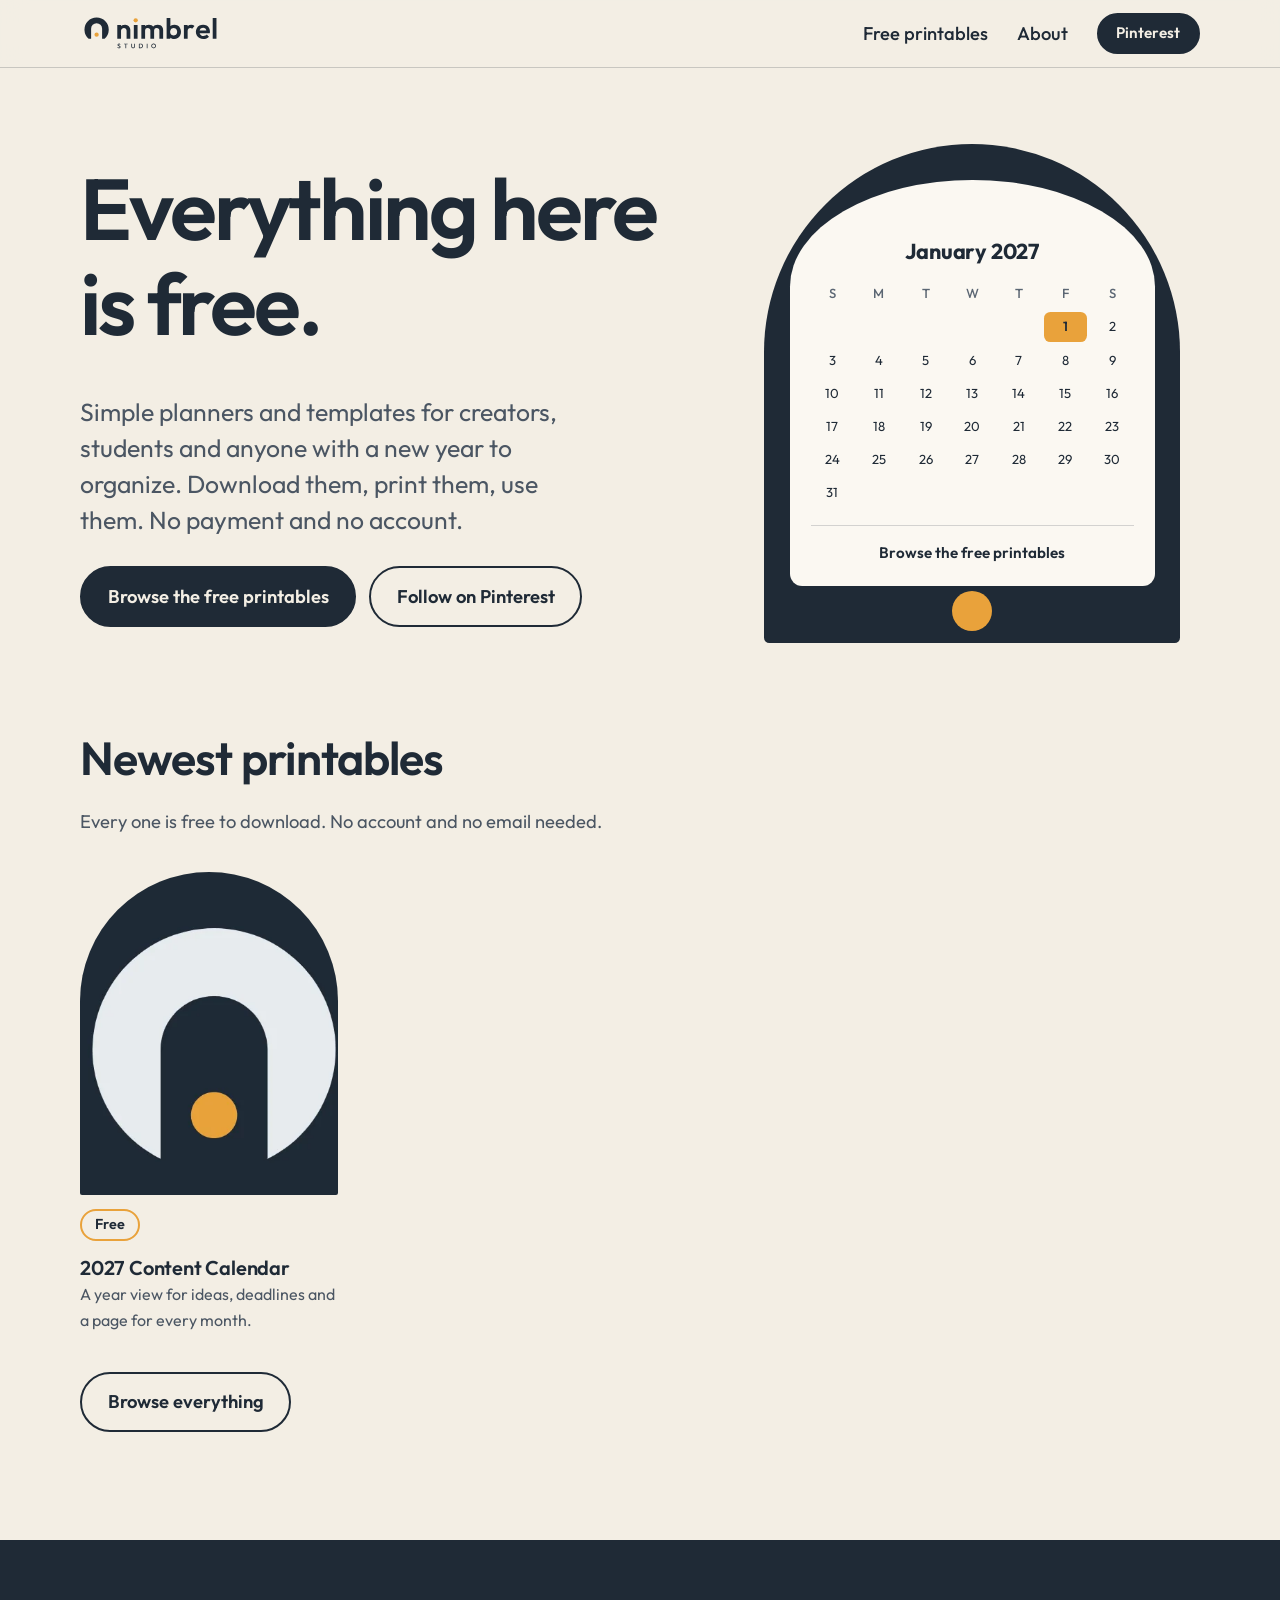
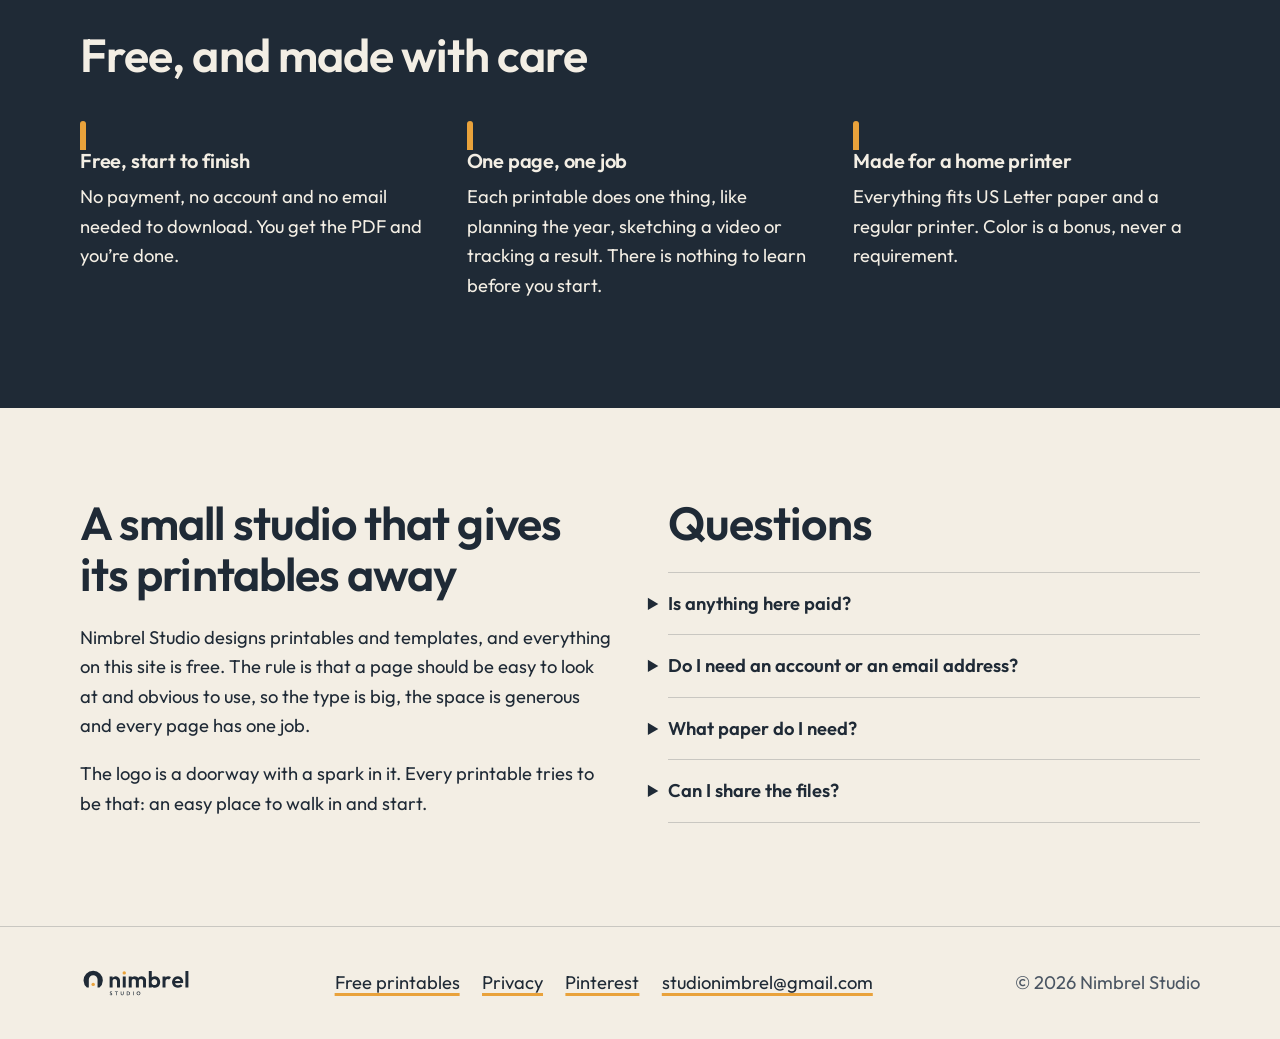
<file: index.html>
<!doctype html>
<html lang="en"><head><meta charset="utf-8"><meta name="viewport" content="width=device-width,initial-scale=1">
<title>Nimbrel Studio | Free printable planners and templates</title><meta name="description" content="Everything here is free: simple printable planners and templates for creators and students. No account and no payment."><meta name="theme-color" content="#1F2A36">
<link rel="canonical" href="https://nimbrel.github.io/"><meta property="og:type" content="website"><meta property="og:title" content="Nimbrel Studio | Free printable planners and templates"><meta property="og:description" content="Everything here is free: simple printable planners and templates for creators and students. No account and no payment."><meta property="og:image" content="https://nimbrel.github.io/assets/og.png"><meta name="twitter:card" content="summary_large_image">
<link rel="icon" href="favicon.ico" sizes="48x48"><link rel="icon" href="nimbrel-favicon.svg" type="image/svg+xml"><link rel="apple-touch-icon" href="nimbrel-favicon-180.png">
<link rel="preload" href="assets/fonts/outfit-latin-var.woff2" as="font" type="font/woff2" crossorigin><link rel="stylesheet" href="css/styles.css"></head>
<body data-base=""><a class="skip" href="#main">Skip to content</a>
<header><div class="wrap bar"><a href="" aria-label="Nimbrel Studio home"><picture><source media="(prefers-color-scheme:dark)" srcset="assets/logo/nimbrel-horizontal-studio-on-dark.svg"><img class="logo" src="assets/logo/nimbrel-horizontal-studio-on-light.svg" alt="Nimbrel Studio" width="1244" height="354"></picture></a><nav aria-label="Main"><a data-t="nav.free" href="free/">Free printables</a><a data-t="nav.about" href="#about">About</a><a class="btn sm" data-pin rel="noopener" hidden>Pinterest</a></nav></div></header>
<main id="main">
<section class="hero"><div class="wrap"><div><h1 data-t="home.h1">Everything here is free.</h1><p data-t="home.lead" class="lead">Simple planners and templates for creators, students and anyone with a new year to organize. Download them, print them, use them. No payment and no account.</p>
<div class="acts"><a data-t="home.cta" class="btn" href="free/">Browse the free printables</a><a data-t="home.pin" class="btn alt" data-pin rel="noopener" hidden>Follow on Pinterest</a></div></div><a class="door" href="free/" aria-label="Browse the free printables"><div class="sheet"><b data-t="door.title">January 2027</b><div class="cal" aria-hidden="true"><span>S</span><span>M</span><span>T</span><span>W</span><span>T</span><span>F</span><span>S</span><i></i><i></i><i></i><i></i><i></i><i></i><i></i><i></i><i></i><i></i><i></i><i></i><i></i><i></i><i></i><i></i><i></i><i></i><i></i><i></i><i></i><i></i><i></i><i></i><i></i><i></i><i></i><i></i><i></i><i></i><i></i></div><p data-t="door.key" class="key">Browse the free printables</p></div><i class="spark" aria-hidden="true"></i></a></div></section>
<section style="padding-top:0"><div class="wrap"><h2 data-t="home.new">Newest printables</h2><p data-t="home.new.p" class="mut">Every one is free to download. No account and no email needed.</p><div class="chips" data-chips hidden></div><div class="grid" data-designs data-base="" data-limit="6"><p class="mut">Loading printables…</p></div><noscript><p><a href="free/">Open the printables list</a></p></noscript><p style="margin-top:2.4rem"><a data-t="home.more" class="btn alt" href="free/">Browse everything</a></p></div></section>
<section class="band"><div class="wrap"><h2 data-t="band.h2">Free, and made with care</h2><div class="cols" data-principles><div><i class="mark"></i><h3>Free, start to finish</h3><p>No payment, no account and no email needed to download. You get the PDF and you’re done.</p></div><div><i class="mark"></i><h3>One page, one job</h3><p>Each printable does one thing, like planning the year, sketching a video or tracking a result. There is nothing to learn before you start.</p></div><div><i class="mark"></i><h3>Made for a home printer</h3><p>Everything fits US Letter paper and a regular printer. Color is a bonus, never a requirement.</p></div></div></div></section>
<section><div class="wrap two"><div id="about"><h2 data-t="about.h2">A small studio that gives its printables away</h2><p data-t="about.p1">Nimbrel Studio designs printables and templates, and everything on this site is free. The rule is that a page should be easy to look at and obvious to use, so the type is big, the space is generous and every page has one job.</p><p data-t="about.p2">The logo is a doorway with a spark in it. Every printable tries to be that: an easy place to walk in and start.</p></div><div id="faq"><h2 data-t="faq.h2">Questions</h2><div data-faq><details><summary>Is anything here paid?</summary><p>No. Every printable on this site is free to download and print.</p></details><details><summary>Do I need an account or an email address?</summary><p>No. Download the PDF and you’re done.</p></details><details><summary>What paper do I need?</summary><p>Everything is sized for US Letter. On A4, choose “Fit to page” in your print settings and it will print cleanly.</p></details><details><summary>Can I share the files?</summary><p>They are for your own use. Please don’t resell or re-upload them. Link to the page instead and your friends can download their own copy.</p></details></div></div></div></section><section class="band" data-signup hidden><div class="wrap two"><div><h2 data-t="signup.h2">Get new printables first</h2><p data-t="signup.p">Join the email list and we’ll tell you when something new is ready. It’s free, we won’t spam you, and you can leave any time.</p></div>
<form class="signup" novalidate><label for="em">Email address</label><input id="em" name="email" type="email" autocomplete="email"><input class="hp" name="website" tabindex="-1" autocomplete="off" aria-hidden="true">
<label class="chk"><input type="checkbox" name="consent"> <span data-t="signup.consent">Yes, email me when new printables are ready.</span></label><p class="status" role="status"></p><button data-t="signup.btn" class="btn" type="submit">Join the list</button></form></div></section></main>
<footer><div class="wrap"><a href="" aria-label="Nimbrel Studio home"><picture><source media="(prefers-color-scheme:dark)" srcset="assets/logo/nimbrel-horizontal-studio-on-dark.svg"><img class="logo" src="assets/logo/nimbrel-horizontal-studio-on-light.svg" alt="Nimbrel Studio" width="1244" height="354"></picture></a><nav aria-label="Footer"><a href="free/">Free printables</a><a data-t="foot.privacy" href="privacy/">Privacy</a><a data-pin rel="noopener" hidden>Pinterest</a><a data-mail hidden></a></nav><p class="mut" style="margin:0">&copy; <span data-year>2026</span> Nimbrel Studio</p></div></footer>
<script src="js/main.js" defer></script></body></html>
</file>
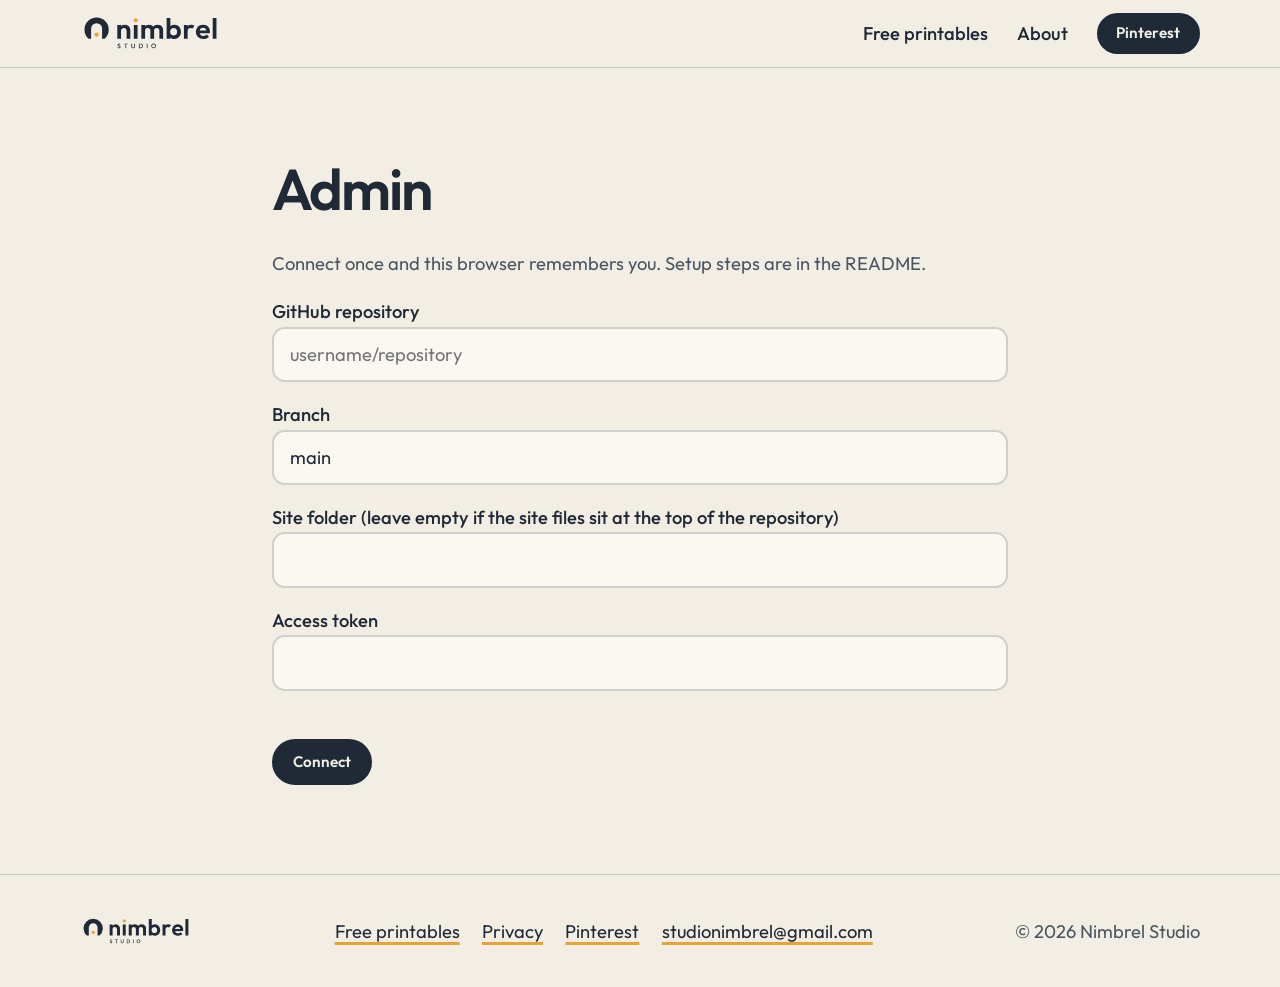
<file: admin/index.html>
<!doctype html>
<html lang="en"><head><meta charset="utf-8"><meta name="viewport" content="width=device-width,initial-scale=1">
<title>Admin | Nimbrel Studio</title><meta name="description" content=""><meta name="robots" content="noindex"><meta name="theme-color" content="#1F2A36">
<link rel="canonical" href="https://nimbrel.github.io/admin/"><meta property="og:type" content="website"><meta property="og:title" content="Admin | Nimbrel Studio"><meta property="og:description" content=""><meta property="og:image" content="https://nimbrel.github.io/assets/og.png"><meta name="twitter:card" content="summary_large_image">
<link rel="icon" href="../favicon.ico" sizes="48x48"><link rel="icon" href="../nimbrel-favicon.svg" type="image/svg+xml"><link rel="apple-touch-icon" href="../nimbrel-favicon-180.png">
<link rel="preload" href="../assets/fonts/outfit-latin-var.woff2" as="font" type="font/woff2" crossorigin><link rel="stylesheet" href="../css/styles.css"></head>
<body data-base="../"><a class="skip" href="#main">Skip to content</a>
<header><div class="wrap bar"><a href="../" aria-label="Nimbrel Studio home"><picture><source media="(prefers-color-scheme:dark)" srcset="../assets/logo/nimbrel-horizontal-studio-on-dark.svg"><img class="logo" src="../assets/logo/nimbrel-horizontal-studio-on-light.svg" alt="Nimbrel Studio" width="1244" height="354"></picture></a><nav aria-label="Main"><a data-t="nav.free" href="../free/">Free printables</a><a data-t="nav.about" href="../#about">About</a><a class="btn sm" data-pin rel="noopener" hidden>Pinterest</a></nav></div></header>
<main id="main" class="admin"><section><div class="wrap" style="max-width:46rem"><h1 style="font-size:clamp(2.2rem,1.4rem + 3vw,3.6rem)">Admin</h1>
<div id="connect"><p class="mut">Connect once and this browser remembers you. Setup steps are in the README.</p><form novalidate><label for="repo">GitHub repository</label><input id="repo" name="repo" placeholder="username/repository">
<label for="branch">Branch</label><input id="branch" name="branch" value="main"><label for="base">Site folder (leave empty if the site files sit at the top of the repository)</label><input id="base" name="base">
<label for="token">Access token</label><input id="token" name="token" type="password" autocomplete="off"><p class="status" id="cmsg" role="status"></p><button class="btn" type="submit">Connect</button></form></div>
<div id="app" hidden><h2 id="ft">Add a printable</h2><form id="add" novalidate><label for="title">Title</label><input id="title" name="title"><label for="summary">One-line summary</label><input id="summary" name="summary">
<label for="category">Category (optional, like Planners)</label><input id="category" name="category"><label for="status">Status</label><select id="status" name="status"><option value="live">Live (needs the PDF)</option><option value="soon">Coming soon</option></select>
<label for="pdf">PDF file</label><input id="pdf" name="pdf" type="file" accept="application/pdf"><label for="img">Thumbnail: a picture of the first page. Until you add one, the site shows the arch and saffron dot. To add or replace it later, press Edit on the printable.</label><input id="img" name="img" type="file" accept="image/*">
<div class="acts"><button class="btn" id="go" type="submit">Publish</button><button class="btn alt" id="cancel" type="button" hidden>Cancel editing</button></div></form><p class="status" id="msg" role="status" aria-live="polite"></p>
<h2>Your printables</h2><ul id="list"></ul><h2>Site text and settings</h2><p class="mut">Every headline, paragraph and button on the site is here, plus your contact details and email signup.</p><form id="site" novalidate></form><p style="margin-top:3rem"><button class="btn alt" id="out" type="button">Disconnect this browser</button></p></div></div></section></main>
<footer><div class="wrap"><a href="../" aria-label="Nimbrel Studio home"><picture><source media="(prefers-color-scheme:dark)" srcset="../assets/logo/nimbrel-horizontal-studio-on-dark.svg"><img class="logo" src="../assets/logo/nimbrel-horizontal-studio-on-light.svg" alt="Nimbrel Studio" width="1244" height="354"></picture></a><nav aria-label="Footer"><a href="../free/">Free printables</a><a data-t="foot.privacy" href="../privacy/">Privacy</a><a data-pin rel="noopener" hidden>Pinterest</a><a data-mail hidden></a></nav><p class="mut" style="margin:0">&copy; <span data-year>2026</span> Nimbrel Studio</p></div></footer>
<script src="../js/main.js" defer></script><script src="../js/admin.js" defer></script></body></html>
</file>
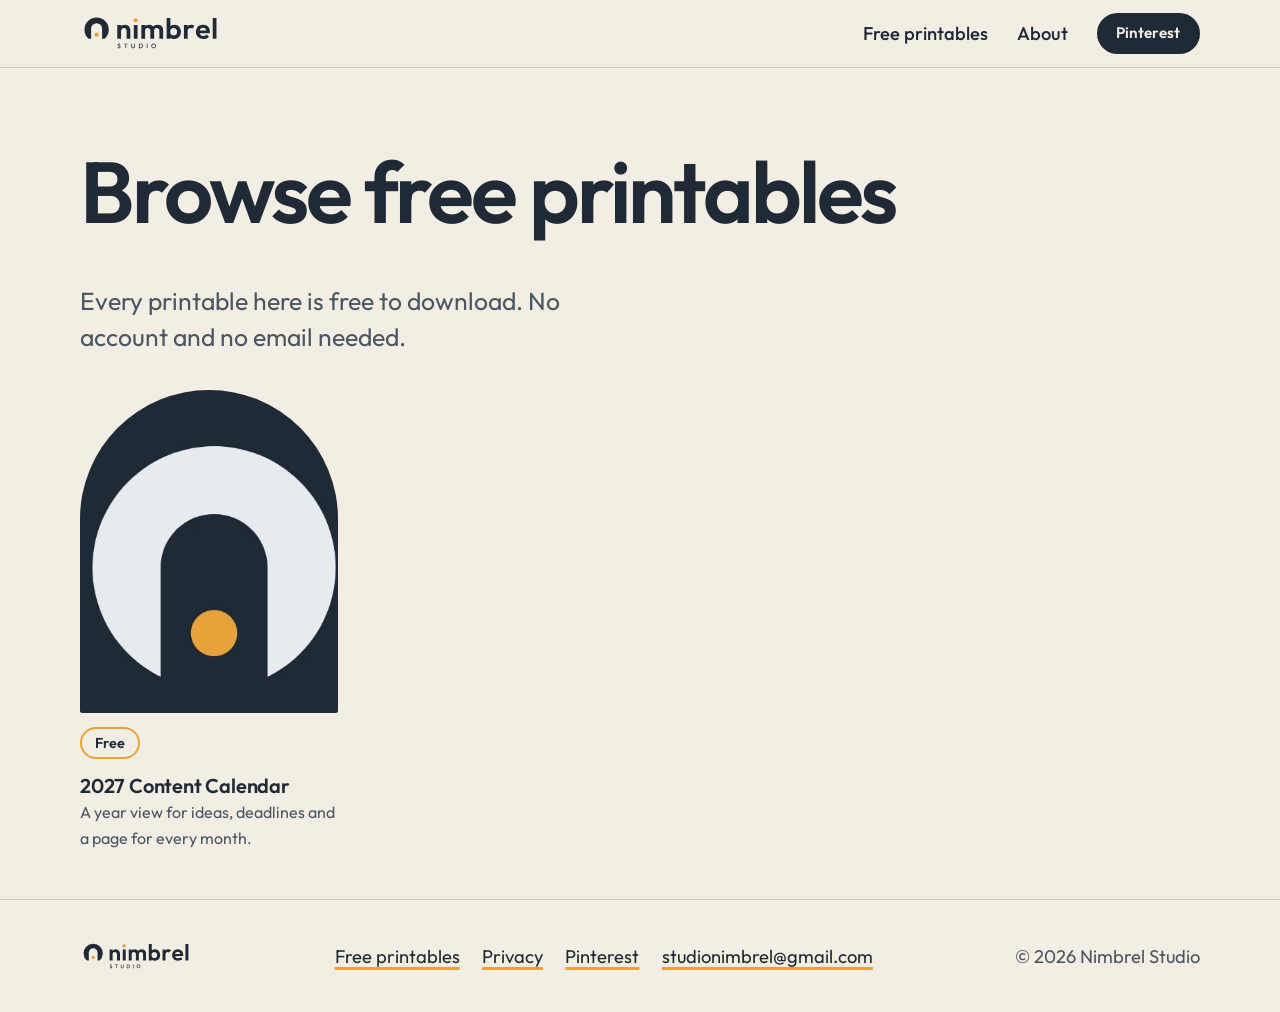
<file: free/index.html>
<!doctype html>
<html lang="en"><head><meta charset="utf-8"><meta name="viewport" content="width=device-width,initial-scale=1">
<title>Free printables | Nimbrel Studio</title><meta name="description" content="Free printable planners and templates from Nimbrel Studio. Download the PDF, print it on US Letter paper, and start."><meta name="theme-color" content="#1F2A36">
<link rel="canonical" href="https://nimbrel.github.io/free/"><meta property="og:type" content="website"><meta property="og:title" content="Free printables | Nimbrel Studio"><meta property="og:description" content="Free printable planners and templates from Nimbrel Studio. Download the PDF, print it on US Letter paper, and start."><meta property="og:image" content="https://nimbrel.github.io/assets/og.png"><meta name="twitter:card" content="summary_large_image">
<link rel="icon" href="../favicon.ico" sizes="48x48"><link rel="icon" href="../nimbrel-favicon.svg" type="image/svg+xml"><link rel="apple-touch-icon" href="../nimbrel-favicon-180.png">
<link rel="preload" href="../assets/fonts/outfit-latin-var.woff2" as="font" type="font/woff2" crossorigin><link rel="stylesheet" href="../css/styles.css"></head>
<body data-base="../"><a class="skip" href="#main">Skip to content</a>
<header><div class="wrap bar"><a href="../" aria-label="Nimbrel Studio home"><picture><source media="(prefers-color-scheme:dark)" srcset="../assets/logo/nimbrel-horizontal-studio-on-dark.svg"><img class="logo" src="../assets/logo/nimbrel-horizontal-studio-on-light.svg" alt="Nimbrel Studio" width="1244" height="354"></picture></a><nav aria-label="Main"><a data-t="nav.free" href="../free/">Free printables</a><a data-t="nav.about" href="../#about">About</a><a class="btn sm" data-pin rel="noopener" hidden>Pinterest</a></nav></div></header>
<main id="main"><section class="hero" style="padding-bottom:3rem"><div class="wrap" style="display:block"><h1 data-t="free.h1">Browse free printables</h1><p data-t="free.lead" class="lead">Every printable here is free to download. No account and no email needed.</p><div class="chips" data-chips hidden></div><div class="grid" data-designs data-base="../"><p class="mut">Loading printables…</p></div><noscript><p><a href="../free/">Open the printables list</a></p></noscript></div></section><section class="band" data-signup hidden><div class="wrap two"><div><h2 data-t="signup.h2">Get new printables first</h2><p data-t="signup.p">Join the email list and we’ll tell you when something new is ready. It’s free, we won’t spam you, and you can leave any time.</p></div>
<form class="signup" novalidate><label for="em">Email address</label><input id="em" name="email" type="email" autocomplete="email"><input class="hp" name="website" tabindex="-1" autocomplete="off" aria-hidden="true">
<label class="chk"><input type="checkbox" name="consent"> <span data-t="signup.consent">Yes, email me when new printables are ready.</span></label><p class="status" role="status"></p><button data-t="signup.btn" class="btn" type="submit">Join the list</button></form></div></section></main>
<footer><div class="wrap"><a href="../" aria-label="Nimbrel Studio home"><picture><source media="(prefers-color-scheme:dark)" srcset="../assets/logo/nimbrel-horizontal-studio-on-dark.svg"><img class="logo" src="../assets/logo/nimbrel-horizontal-studio-on-light.svg" alt="Nimbrel Studio" width="1244" height="354"></picture></a><nav aria-label="Footer"><a href="../free/">Free printables</a><a data-t="foot.privacy" href="../privacy/">Privacy</a><a data-pin rel="noopener" hidden>Pinterest</a><a data-mail hidden></a></nav><p class="mut" style="margin:0">&copy; <span data-year>2026</span> Nimbrel Studio</p></div></footer>
<script src="../js/main.js" defer></script></body></html>
</file>
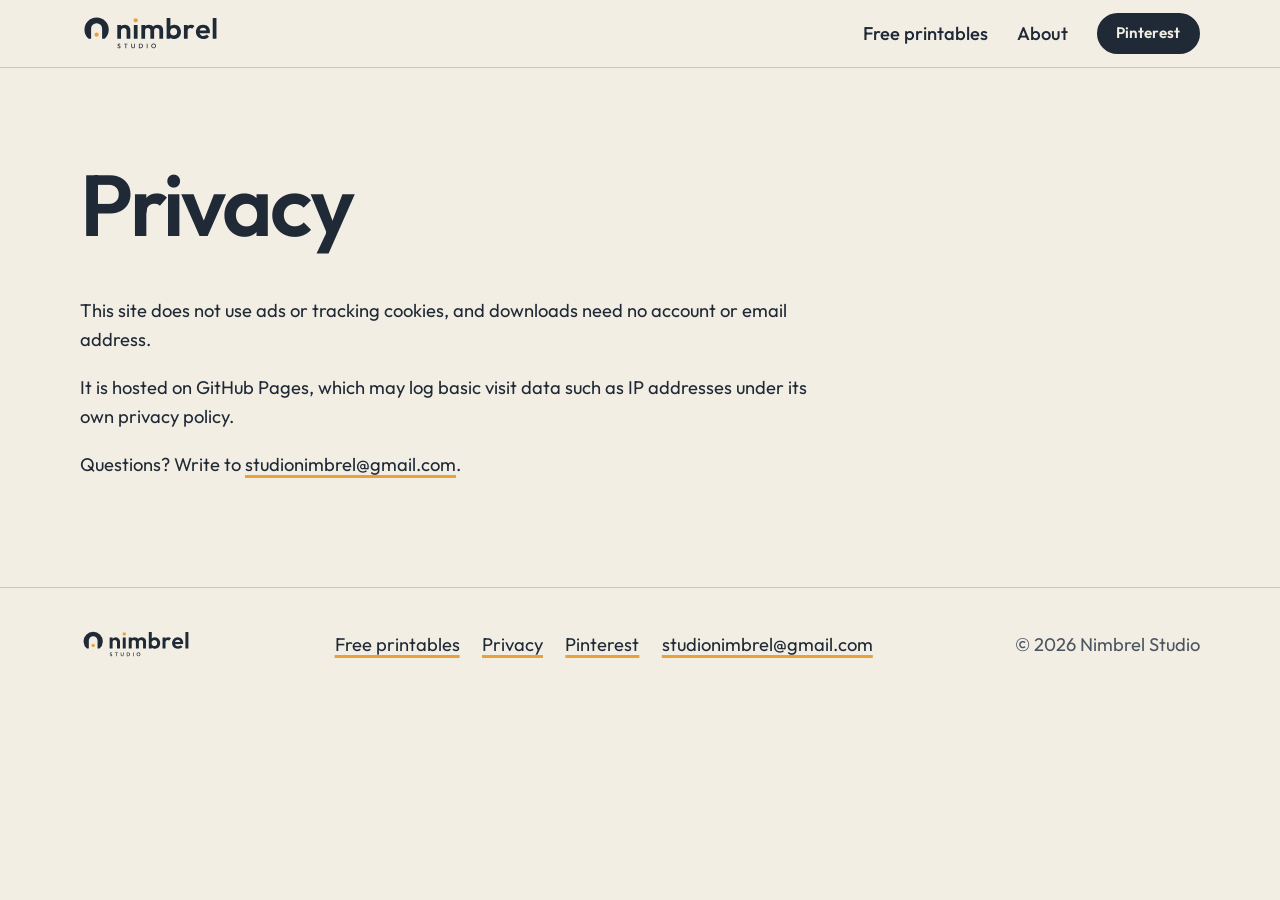
<file: privacy/index.html>
<!doctype html>
<html lang="en"><head><meta charset="utf-8"><meta name="viewport" content="width=device-width,initial-scale=1">
<title>Privacy | Nimbrel Studio</title><meta name="description" content="How Nimbrel Studio handles your information."><meta name="theme-color" content="#1F2A36">
<link rel="canonical" href="https://nimbrel.github.io/privacy/"><meta property="og:type" content="website"><meta property="og:title" content="Privacy | Nimbrel Studio"><meta property="og:description" content="How Nimbrel Studio handles your information."><meta property="og:image" content="https://nimbrel.github.io/assets/og.png"><meta name="twitter:card" content="summary_large_image">
<link rel="icon" href="../favicon.ico" sizes="48x48"><link rel="icon" href="../nimbrel-favicon.svg" type="image/svg+xml"><link rel="apple-touch-icon" href="../nimbrel-favicon-180.png">
<link rel="preload" href="../assets/fonts/outfit-latin-var.woff2" as="font" type="font/woff2" crossorigin><link rel="stylesheet" href="../css/styles.css"></head>
<body data-base="../"><a class="skip" href="#main">Skip to content</a>
<header><div class="wrap bar"><a href="../" aria-label="Nimbrel Studio home"><picture><source media="(prefers-color-scheme:dark)" srcset="../assets/logo/nimbrel-horizontal-studio-on-dark.svg"><img class="logo" src="../assets/logo/nimbrel-horizontal-studio-on-light.svg" alt="Nimbrel Studio" width="1244" height="354"></picture></a><nav aria-label="Main"><a data-t="nav.free" href="../free/">Free printables</a><a data-t="nav.about" href="../#about">About</a><a class="btn sm" data-pin rel="noopener" hidden>Pinterest</a></nav></div></header>
<main id="main"><section><div class="wrap"><h1 data-t="privacy.h1">Privacy</h1><p data-t="privacy.p1">This site does not use ads or tracking cookies, and downloads need no account or email address.</p><p data-t="privacy.p2">It is hosted on GitHub Pages, which may log basic visit data such as IP addresses under its own privacy policy.</p><p data-t="privacy.p3" data-signup hidden>If you join the email list, we store your address and use it only to tell you about new printables. Ask us to remove it at any time and we will.</p><p><span data-t="privacy.contact">Questions? Write to</span> <a data-mail hidden></a>.</p></div></section></main>
<footer><div class="wrap"><a href="../" aria-label="Nimbrel Studio home"><picture><source media="(prefers-color-scheme:dark)" srcset="../assets/logo/nimbrel-horizontal-studio-on-dark.svg"><img class="logo" src="../assets/logo/nimbrel-horizontal-studio-on-light.svg" alt="Nimbrel Studio" width="1244" height="354"></picture></a><nav aria-label="Footer"><a href="../free/">Free printables</a><a data-t="foot.privacy" href="../privacy/">Privacy</a><a data-pin rel="noopener" hidden>Pinterest</a><a data-mail hidden></a></nav><p class="mut" style="margin:0">&copy; <span data-year>2026</span> Nimbrel Studio</p></div></footer>
<script src="../js/main.js" defer></script></body></html>
</file>
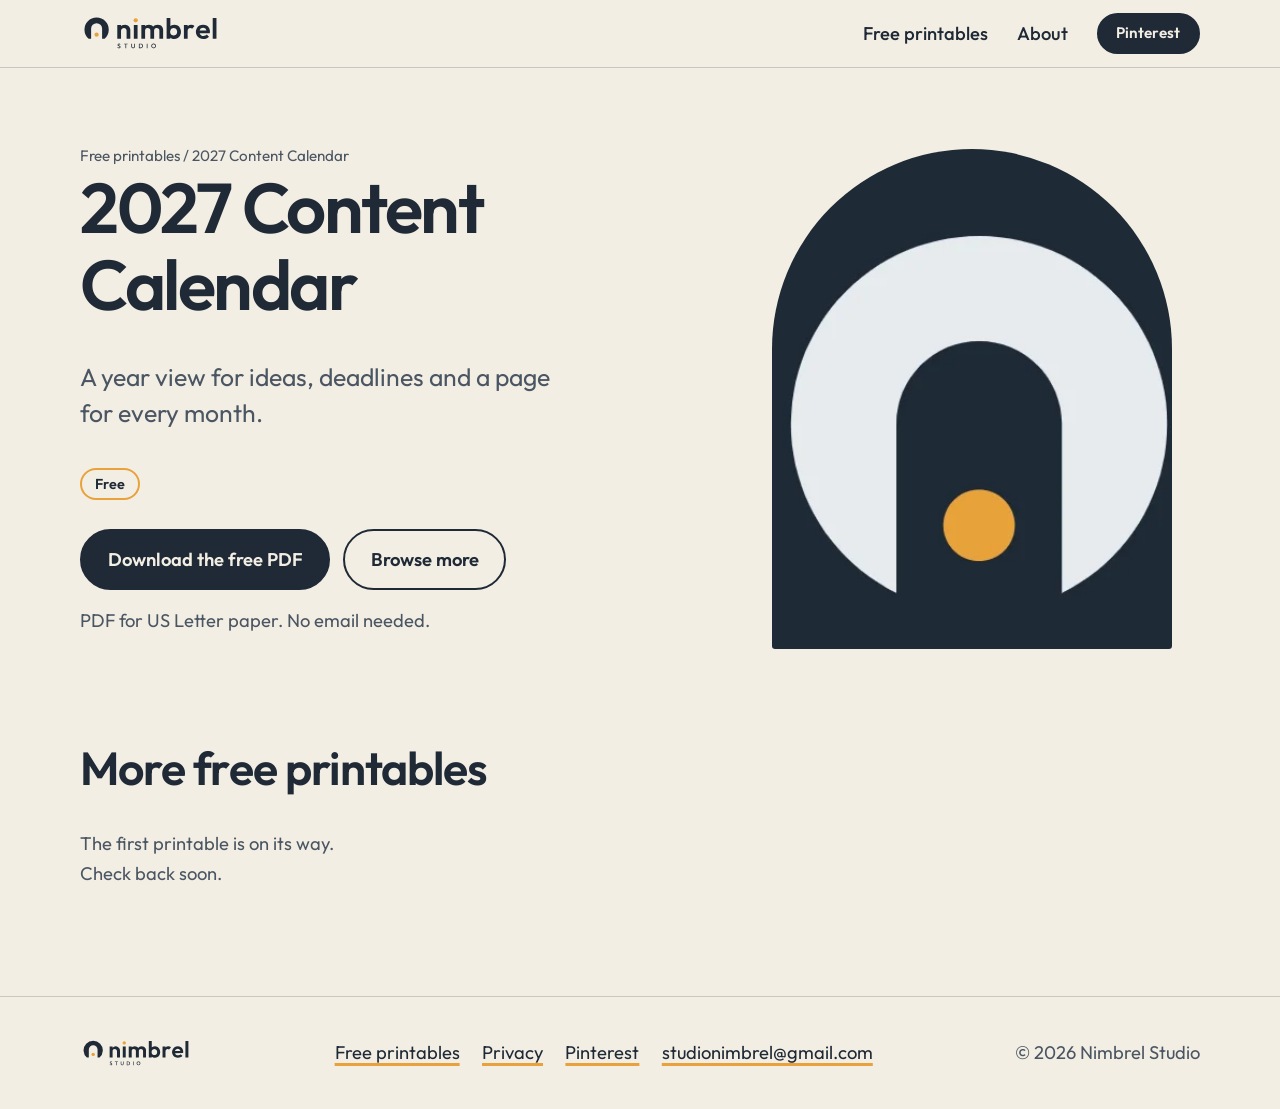
<file: free/2027-content-calendar/index.html>
<!doctype html>
<html lang="en"><head><meta charset="utf-8"><meta name="viewport" content="width=device-width,initial-scale=1">
<title>2027 Content Calendar | Free printable | Nimbrel Studio</title><meta name="description" content="A year view for ideas, deadlines and a page for every month."><meta name="theme-color" content="#1F2A36">
<link rel="canonical" href="https://nimbrelstudio.github.io/free/2027-content-calendar/"><meta property="og:type" content="website"><meta property="og:title" content="2027 Content Calendar | Free printable | Nimbrel Studio"><meta property="og:description" content="A year view for ideas, deadlines and a page for every month."><meta property="og:image" content="https://nimbrelstudio.github.io/assets/designs/2027-content-calendar.webp"><meta name="twitter:card" content="summary_large_image">
<link rel="icon" href="../../favicon.ico" sizes="48x48"><link rel="icon" href="../../nimbrel-favicon.svg" type="image/svg+xml"><link rel="apple-touch-icon" href="../../nimbrel-favicon-180.png">
<link rel="preload" href="../../assets/fonts/outfit-latin-var.woff2" as="font" type="font/woff2" crossorigin><link rel="stylesheet" href="../../css/styles.css"></head>
<body data-base="../../"><a class="skip" href="#main">Skip to content</a>
<header><div class="wrap bar"><a href="../../" aria-label="Nimbrel Studio home"><picture><source media="(prefers-color-scheme:dark)" srcset="../../assets/logo/nimbrel-horizontal-studio-on-dark.svg"><img class="logo" src="../../assets/logo/nimbrel-horizontal-studio-on-light.svg" alt="Nimbrel Studio" width="1244" height="354"></picture></a><nav aria-label="Main"><a data-t="nav.free" href="../../free/">Free printables</a><a data-t="nav.about" href="../../#about">About</a><a class="btn sm" data-pin rel="noopener" hidden>Pinterest</a></nav></div></header>
<main id="main" data-state="live"><section class="hero"><div class="wrap"><div><nav class="crumb" aria-label="Breadcrumb"><a href="../">Free printables</a> / 2027 Content Calendar</nav>
<h1 style="font-size:clamp(2.4rem,1.4rem + 4.5vw,4.4rem)">2027 Content Calendar</h1><p class="lead">A year view for ideas, deadlines and a page for every month.</p>
<div class="soon-only"><p class="pill">Coming soon</p><p data-t="design.soon" style="margin-top:1rem">This one is still being finished. It will be free to download right here, with no sign-up, as soon as it’s ready.</p><div class="acts"><a class="btn" data-pin rel="noopener" hidden>Follow on Pinterest</a><a class="btn alt" href="../">Browse more printables</a></div></div>
<div class="live"><p class="pill free">Free</p><div class="acts"><a data-t="design.dl" class="btn" href="../../downloads/2027-content-calendar.pdf" download>Download the free PDF</a><a class="btn alt" href="../">Browse more</a></div><p data-t="design.note" class="mut" style="margin-top:1rem">PDF for US Letter paper. No email needed.</p></div></div><figure class="frame"><img src="../../assets/designs/2027-content-calendar.webp" alt="Preview of 2027 Content Calendar" width="900" height="1125"></figure></div></section>
<section style="padding-top:0"><div class="wrap"><h2 data-t="design.more">More free printables</h2><div class="grid" data-designs data-base="../../" data-skip="2027-content-calendar" data-limit="3"><p class="mut">Loading printables…</p></div><noscript><p><a href="../../free/">Open the printables list</a></p></noscript></div></section><section class="band" data-signup hidden><div class="wrap two"><div><h2 data-t="signup.h2">Get new printables first</h2><p data-t="signup.p">Join the email list and we’ll tell you when something new is ready. It’s free, we won’t spam you, and you can leave any time.</p></div>
<form class="signup" novalidate><label for="em">Email address</label><input id="em" name="email" type="email" autocomplete="email"><input class="hp" name="website" tabindex="-1" autocomplete="off" aria-hidden="true">
<label class="chk"><input type="checkbox" name="consent"> <span data-t="signup.consent">Yes, email me when new printables are ready.</span></label><p class="status" role="status"></p><button data-t="signup.btn" class="btn" type="submit">Join the list</button></form></div></section></main>
<footer><div class="wrap"><a href="../../" aria-label="Nimbrel Studio home"><picture><source media="(prefers-color-scheme:dark)" srcset="../../assets/logo/nimbrel-horizontal-studio-on-dark.svg"><img class="logo" src="../../assets/logo/nimbrel-horizontal-studio-on-light.svg" alt="Nimbrel Studio" width="1244" height="354"></picture></a><nav aria-label="Footer"><a href="../../free/">Free printables</a><a data-t="foot.privacy" href="../../privacy/">Privacy</a><a data-pin rel="noopener" hidden>Pinterest</a><a data-mail hidden></a></nav><p class="mut" style="margin:0">&copy; <span data-year>2026</span> Nimbrel Studio</p></div></footer>
<script src="../../js/main.js" defer></script></body></html>
</file>
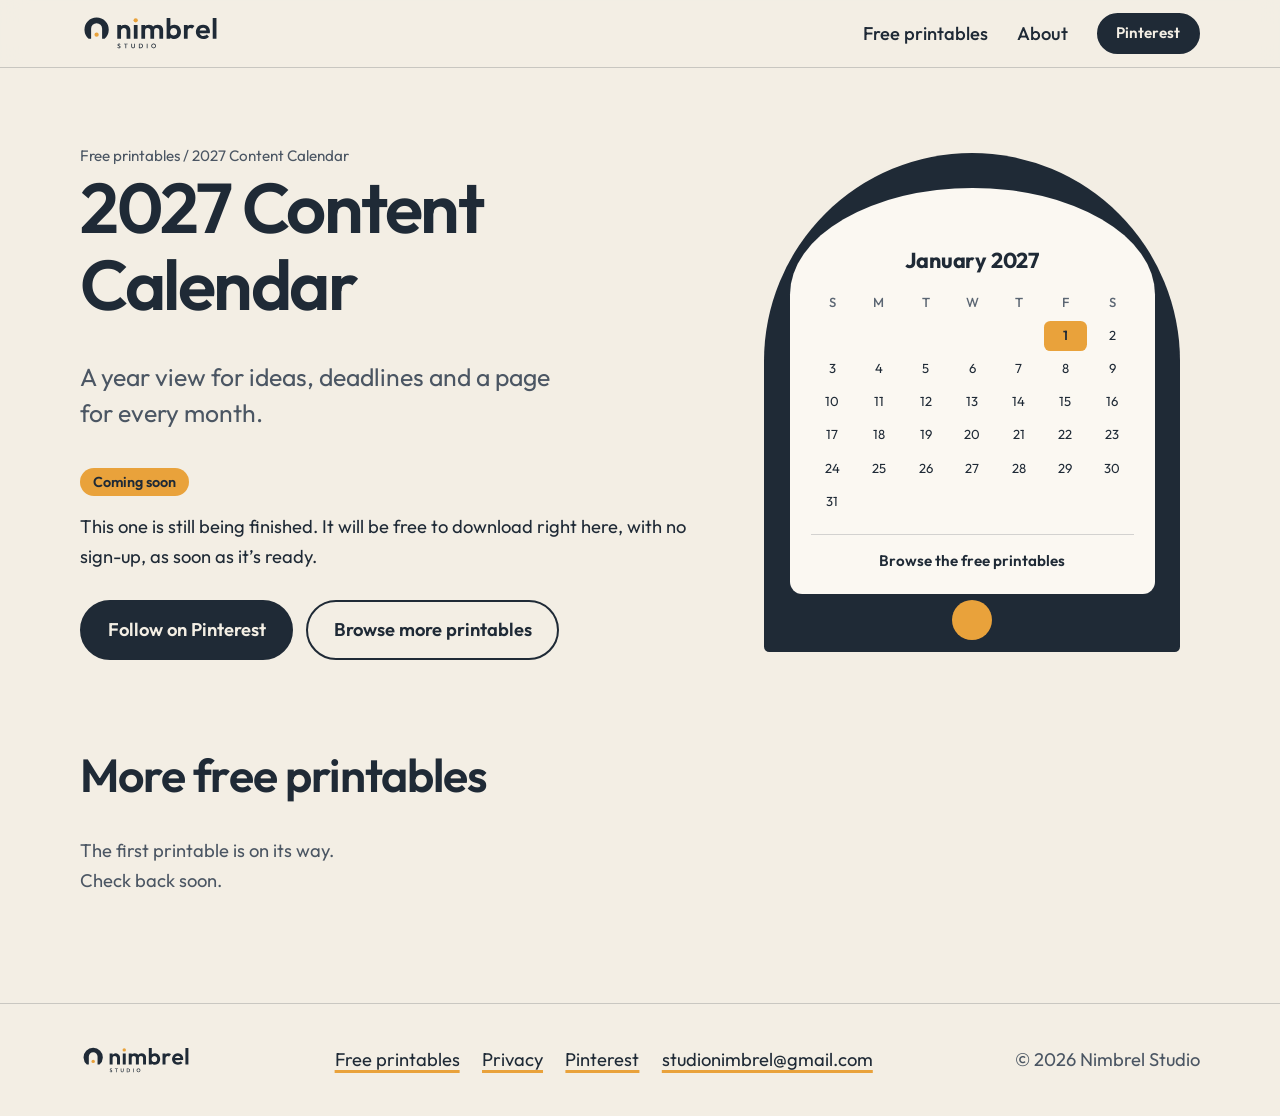
<file: nimbrel-site/free/2027-content-calendar/index.html>
<!doctype html>
<html lang="en"><head><meta charset="utf-8"><meta name="viewport" content="width=device-width,initial-scale=1">
<title>2027 Content Calendar | Free printable | Nimbrel Studio</title><meta name="description" content="A year view for ideas, deadlines and a page for every month."><meta name="theme-color" content="#1F2A36">
<link rel="canonical" href="https://nimbrel.github.io/free/2027-content-calendar/"><meta property="og:type" content="website"><meta property="og:title" content="2027 Content Calendar | Free printable | Nimbrel Studio"><meta property="og:description" content="A year view for ideas, deadlines and a page for every month."><meta property="og:image" content="https://nimbrel.github.io/assets/og.png"><meta name="twitter:card" content="summary_large_image">
<link rel="icon" href="../../favicon.ico" sizes="48x48"><link rel="icon" href="../../nimbrel-favicon.svg" type="image/svg+xml"><link rel="apple-touch-icon" href="../../nimbrel-favicon-180.png">
<link rel="preload" href="../../assets/fonts/outfit-latin-var.woff2" as="font" type="font/woff2" crossorigin><link rel="stylesheet" href="../../css/styles.css"></head>
<body data-base="../../"><a class="skip" href="#main">Skip to content</a>
<header><div class="wrap bar"><a href="../../" aria-label="Nimbrel Studio home"><picture><source media="(prefers-color-scheme:dark)" srcset="../../assets/logo/nimbrel-horizontal-studio-on-dark.svg"><img class="logo" src="../../assets/logo/nimbrel-horizontal-studio-on-light.svg" alt="Nimbrel Studio" width="1244" height="354"></picture></a><nav aria-label="Main"><a data-t="nav.free" href="../../free/">Free printables</a><a data-t="nav.about" href="../../#about">About</a><a class="btn sm" data-pin rel="noopener" hidden>Pinterest</a></nav></div></header>
<main id="main" data-state="soon"><section class="hero"><div class="wrap"><div><nav class="crumb" aria-label="Breadcrumb"><a href="../">Free printables</a> / 2027 Content Calendar</nav>
<h1 style="font-size:clamp(2.4rem,1.4rem + 4.5vw,4.4rem)">2027 Content Calendar</h1><p class="lead">A year view for ideas, deadlines and a page for every month.</p>
<div class="soon-only"><p class="pill">Coming soon</p><p data-t="design.soon" style="margin-top:1rem">This one is still being finished. It will be free to download right here, with no sign-up, as soon as it’s ready.</p><div class="acts"><a class="btn" data-pin rel="noopener" hidden>Follow on Pinterest</a><a class="btn alt" href="../">Browse more printables</a></div></div>
<div class="live"><p class="pill free">Free</p><div class="acts"><a data-t="design.dl" class="btn" href="../../downloads/2027-content-calendar.pdf" download>Download the free PDF</a><a class="btn alt" href="../">Browse more</a></div><p data-t="design.note" class="mut" style="margin-top:1rem">PDF for US Letter paper. No email needed.</p></div></div><a class="door" href="../../free/" aria-label="Browse the free printables"><div class="sheet"><b data-t="door.title">January 2027</b><div class="cal" aria-hidden="true"><span>S</span><span>M</span><span>T</span><span>W</span><span>T</span><span>F</span><span>S</span><i></i><i></i><i></i><i></i><i></i><i></i><i></i><i></i><i></i><i></i><i></i><i></i><i></i><i></i><i></i><i></i><i></i><i></i><i></i><i></i><i></i><i></i><i></i><i></i><i></i><i></i><i></i><i></i><i></i><i></i><i></i></div><p data-t="door.key" class="key">Browse the free printables</p></div><i class="spark" aria-hidden="true"></i></a></div></section>
<section style="padding-top:0"><div class="wrap"><h2 data-t="design.more">More free printables</h2><div class="grid" data-designs data-base="../../" data-skip="2027-content-calendar" data-limit="3"><p class="mut">Loading printables…</p></div><noscript><p><a href="../../free/">Open the printables list</a></p></noscript></div></section><section class="band" data-signup hidden><div class="wrap two"><div><h2 data-t="signup.h2">Get new printables first</h2><p data-t="signup.p">Join the email list and we’ll tell you when something new is ready. It’s free, we won’t spam you, and you can leave any time.</p></div>
<form class="signup" novalidate><label for="em">Email address</label><input id="em" name="email" type="email" autocomplete="email"><input class="hp" name="website" tabindex="-1" autocomplete="off" aria-hidden="true">
<label class="chk"><input type="checkbox" name="consent"> <span data-t="signup.consent">Yes, email me when new printables are ready.</span></label><p class="status" role="status"></p><button data-t="signup.btn" class="btn" type="submit">Join the list</button></form></div></section></main>
<footer><div class="wrap"><a href="../../" aria-label="Nimbrel Studio home"><picture><source media="(prefers-color-scheme:dark)" srcset="../../assets/logo/nimbrel-horizontal-studio-on-dark.svg"><img class="logo" src="../../assets/logo/nimbrel-horizontal-studio-on-light.svg" alt="Nimbrel Studio" width="1244" height="354"></picture></a><nav aria-label="Footer"><a href="../../free/">Free printables</a><a data-t="foot.privacy" href="../../privacy/">Privacy</a><a data-pin rel="noopener" hidden>Pinterest</a><a data-mail hidden></a></nav><p class="mut" style="margin:0">&copy; <span data-year>2026</span> Nimbrel Studio</p></div></footer>
<script src="../../js/main.js" defer></script></body></html>
</file>
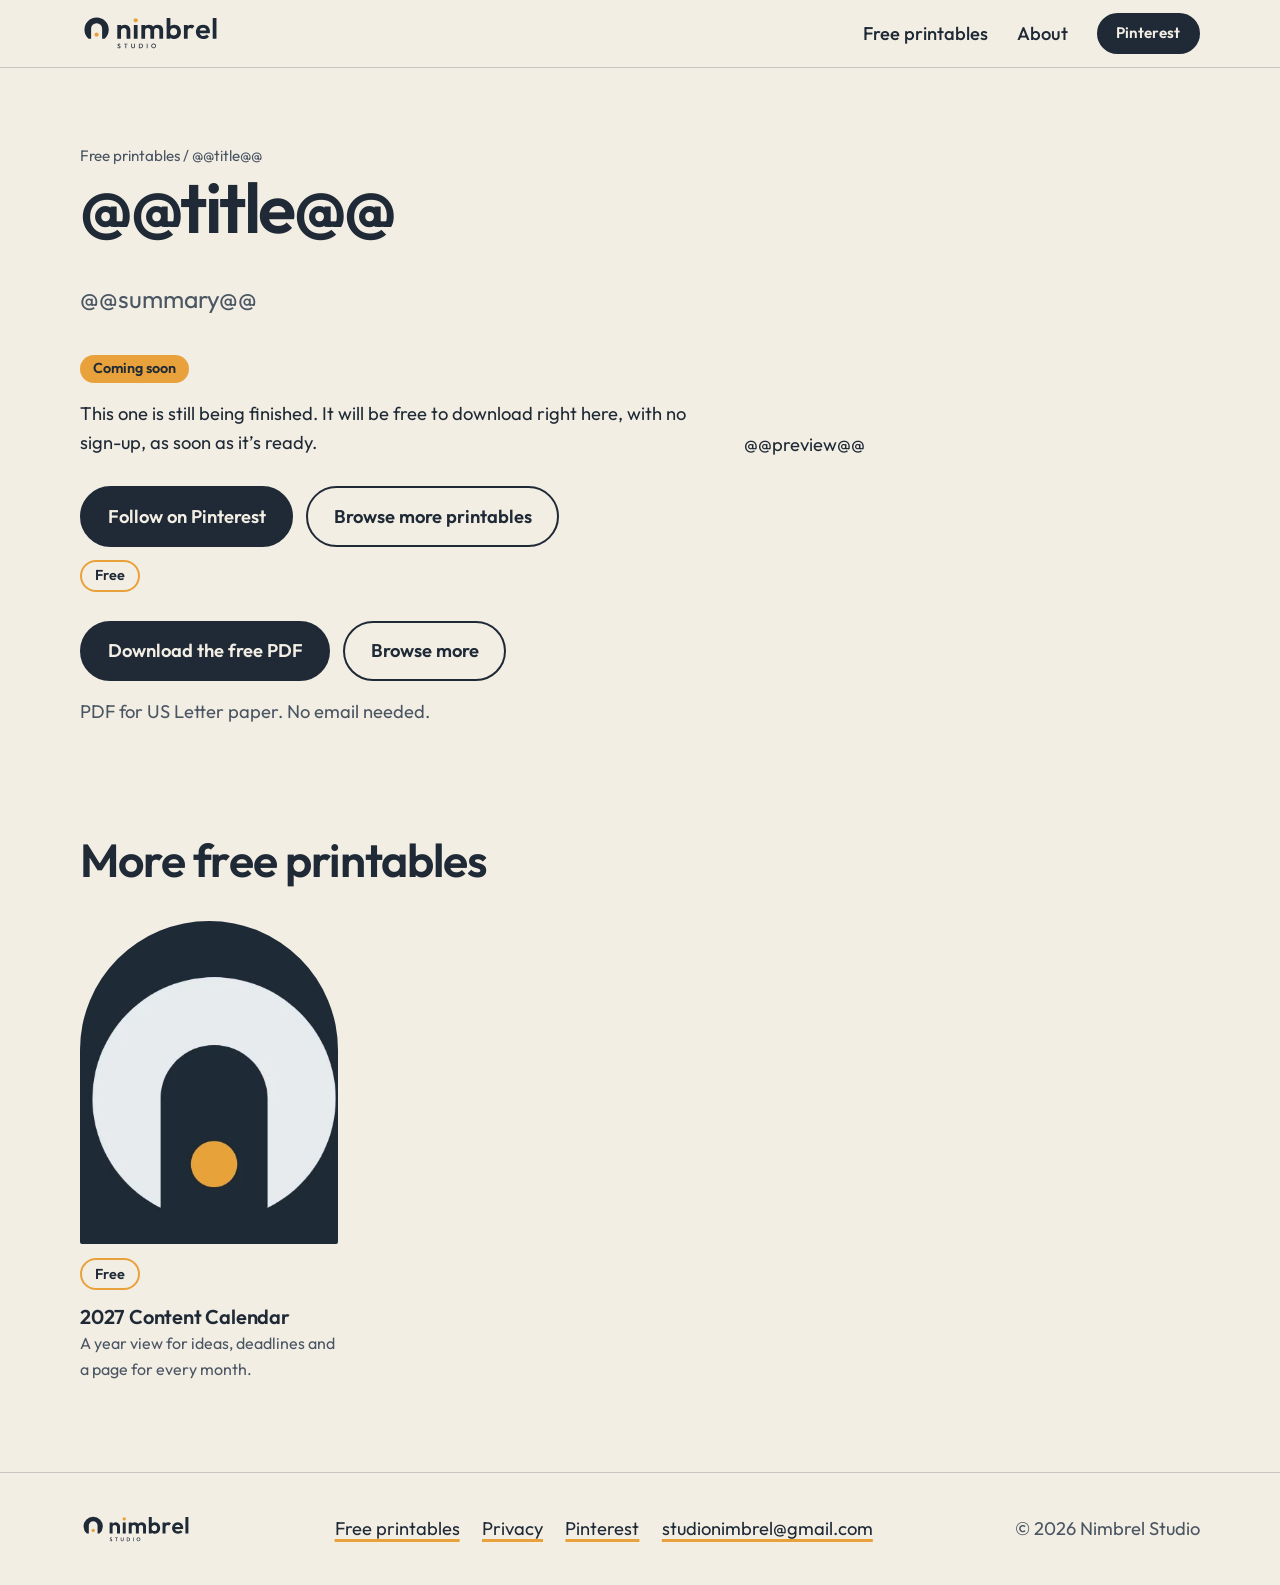
<file: free/template.html>
<!doctype html>
<html lang="en"><head><meta charset="utf-8"><meta name="viewport" content="width=device-width,initial-scale=1">
<title>@@title@@ | Free printable | Nimbrel Studio</title><meta name="description" content="@@summary@@"><meta name="robots" content="noindex"><meta name="theme-color" content="#1F2A36">
<link rel="canonical" href="@@origin@@/free/@@slug@@/"><meta property="og:type" content="website"><meta property="og:title" content="@@title@@ | Free printable | Nimbrel Studio"><meta property="og:description" content="@@summary@@"><meta property="og:image" content="@@og@@"><meta name="twitter:card" content="summary_large_image">
<link rel="icon" href="../../favicon.ico" sizes="48x48"><link rel="icon" href="../../nimbrel-favicon.svg" type="image/svg+xml"><link rel="apple-touch-icon" href="../../nimbrel-favicon-180.png">
<link rel="preload" href="../../assets/fonts/outfit-latin-var.woff2" as="font" type="font/woff2" crossorigin><link rel="stylesheet" href="../../css/styles.css"></head>
<body data-base="../../"><a class="skip" href="#main">Skip to content</a>
<header><div class="wrap bar"><a href="../../" aria-label="Nimbrel Studio home"><picture><source media="(prefers-color-scheme:dark)" srcset="../../assets/logo/nimbrel-horizontal-studio-on-dark.svg"><img class="logo" src="../../assets/logo/nimbrel-horizontal-studio-on-light.svg" alt="Nimbrel Studio" width="1244" height="354"></picture></a><nav aria-label="Main"><a data-t="nav.free" href="../../free/">Free printables</a><a data-t="nav.about" href="../../#about">About</a><a class="btn sm" data-pin rel="noopener" hidden>Pinterest</a></nav></div></header>
<main id="main" data-state="@@status@@"><section class="hero"><div class="wrap"><div><nav class="crumb" aria-label="Breadcrumb"><a href="../">Free printables</a> / @@title@@</nav>
<h1 style="font-size:clamp(2.4rem,1.4rem + 4.5vw,4.4rem)">@@title@@</h1><p class="lead">@@summary@@</p>
<div class="soon-only"><p class="pill">Coming soon</p><p data-t="design.soon" style="margin-top:1rem">This one is still being finished. It will be free to download right here, with no sign-up, as soon as it’s ready.</p><div class="acts"><a class="btn" data-pin rel="noopener" hidden>Follow on Pinterest</a><a class="btn alt" href="../">Browse more printables</a></div></div>
<div class="live"><p class="pill free">Free</p><div class="acts"><a data-t="design.dl" class="btn" href="../../downloads/@@slug@@.pdf" download>Download the free PDF</a><a class="btn alt" href="../">Browse more</a></div><p data-t="design.note" class="mut" style="margin-top:1rem">PDF for US Letter paper. No email needed.</p></div></div>@@preview@@</div></section>
<section style="padding-top:0"><div class="wrap"><h2 data-t="design.more">More free printables</h2><div class="grid" data-designs data-base="../../" data-skip="@@slug@@" data-limit="3"><p class="mut">Loading printables…</p></div><noscript><p><a href="../../free/">Open the printables list</a></p></noscript></div></section><section class="band" data-signup hidden><div class="wrap two"><div><h2 data-t="signup.h2">Get new printables first</h2><p data-t="signup.p">Join the email list and we’ll tell you when something new is ready. It’s free, we won’t spam you, and you can leave any time.</p></div>
<form class="signup" novalidate><label for="em">Email address</label><input id="em" name="email" type="email" autocomplete="email"><input class="hp" name="website" tabindex="-1" autocomplete="off" aria-hidden="true">
<label class="chk"><input type="checkbox" name="consent"> <span data-t="signup.consent">Yes, email me when new printables are ready.</span></label><p class="status" role="status"></p><button data-t="signup.btn" class="btn" type="submit">Join the list</button></form></div></section></main>
<footer><div class="wrap"><a href="../../" aria-label="Nimbrel Studio home"><picture><source media="(prefers-color-scheme:dark)" srcset="../../assets/logo/nimbrel-horizontal-studio-on-dark.svg"><img class="logo" src="../../assets/logo/nimbrel-horizontal-studio-on-light.svg" alt="Nimbrel Studio" width="1244" height="354"></picture></a><nav aria-label="Footer"><a href="../../free/">Free printables</a><a data-t="foot.privacy" href="../../privacy/">Privacy</a><a data-pin rel="noopener" hidden>Pinterest</a><a data-mail hidden></a></nav><p class="mut" style="margin:0">&copy; <span data-year>2026</span> Nimbrel Studio</p></div></footer>
<script src="../../js/main.js" defer></script></body></html>
</file>
<file: css/styles.css>
@font-face{font-family:Outfit;src:url(../assets/fonts/outfit-latin-var.woff2) format("woff2");font-weight:100 900;font-display:swap}
:root{--bg:#F3EEE4;--fg:#1F2A36;--mut:#4B5663;--paper:#FBF8F2;--line:rgba(31,42,54,.2);--sf:#E9A23B;--door:#1F2A36;--btn:#1F2A36;--btnt:#F3EEE4;--ok:#1d6b43;color-scheme:light dark}
@media(prefers-color-scheme:dark){:root{--bg:#1F2A36;--fg:#F3EEE4;--mut:#C3C8CD;--paper:#2A3745;--line:rgba(243,238,228,.24);--door:#2F3E4E;--btn:#F3EEE4;--btnt:#1F2A36;--ok:#7fd1a2}}
*{box-sizing:border-box}[hidden]{display:none!important}html{scroll-behavior:smooth;-webkit-text-size-adjust:100%}
body{margin:0;background:var(--bg);color:var(--fg);font:400 clamp(1.05rem,.98rem + .3vw,1.15rem)/1.6 Outfit,system-ui,sans-serif}
img{max-width:100%;height:auto;display:block}a{color:inherit;text-decoration-color:var(--sf);text-decoration-thickness:3px;text-underline-offset:.22em}
:focus-visible{outline:3px solid var(--sf);outline-offset:3px;border-radius:4px}
h1,h2,h3{font-weight:600;line-height:1.1;margin:0 0 .5em;letter-spacing:-.02em}
h1{font-size:clamp(2.7rem,1.4rem + 5.6vw,5.4rem);letter-spacing:-.035em}h2{font-size:clamp(1.8rem,1.3rem + 2vw,3rem)}h3{font-size:1.25rem;letter-spacing:-.01em}
p{margin:0 0 1em;max-width:62ch}.mut{color:var(--mut)}.wrap{width:min(1120px,100% - 2.5rem);margin-inline:auto}
section{padding-block:clamp(3rem,7vw,6rem)}
.skip{position:absolute;left:1rem;top:-4rem;background:var(--btn);color:var(--btnt);padding:.7rem 1rem;border-radius:.6rem;z-index:20}.skip:focus{top:1rem}
header{position:sticky;top:0;z-index:10;background:color-mix(in srgb,var(--bg) 85%,transparent);backdrop-filter:blur(12px);border-bottom:1px solid var(--line)}
.bar{display:flex;align-items:center;justify-content:space-between;gap:1rem;padding-block:.8rem}.logo{height:2.5rem;width:auto}
.bar nav{display:flex;align-items:center;gap:clamp(.8rem,3vw,1.8rem);font-weight:500}.bar nav a:not(.btn){text-decoration:none}.bar nav a:not(.btn):hover{text-decoration:underline}
@media(max-width:620px){.bar nav a:nth-child(2){display:none}}
.btn{display:inline-flex;align-items:center;justify-content:center;font:inherit;font-weight:600;padding:.85rem 1.6rem;border-radius:999px;border:2px solid var(--btn);background:var(--btn);color:var(--btnt);text-decoration:none;cursor:pointer;transition:transform .15s}
.btn:hover{transform:translateY(-2px)}.btn.alt{background:transparent;color:var(--fg)}.btn.sm{padding:.4rem 1.1rem;font-size:.95rem}.btn:disabled{opacity:.5}
.acts{display:flex;flex-wrap:wrap;gap:.8rem;margin-top:1.8rem}
.hero{padding-block:clamp(2.5rem,6vw,5rem) clamp(3rem,7vw,6rem)}.hero .wrap{display:grid;gap:3rem;align-items:center}
@media(min-width:880px){.hero .wrap{grid-template-columns:1.15fr .85fr}}
.lead{font-size:clamp(1.2rem,1.05rem + .7vw,1.55rem);color:var(--mut);line-height:1.45;max-width:30ch}
.door{display:block;position:relative;width:min(100%,26rem);margin:0 auto;background:var(--door);border-radius:999px 999px 1.6rem 1.6rem;padding:2.2rem 1.6rem 3.6rem;text-decoration:none;color:#1F2A36;transition:transform .35s}
.door:hover{transform:translateY(-8px) rotate(-1.2deg)}
.sheet{background:#FBF8F2;border-radius:12rem 12rem .8rem .8rem/7rem 7rem .8rem .8rem;padding:3.4rem 1.3rem 1.3rem;text-align:center}
.sheet b{display:block;font-size:1.35rem;letter-spacing:-.01em;margin-bottom:.9rem}
.cal{display:grid;grid-template-columns:repeat(7,1fr);gap:.2rem;font-size:.82rem;counter-reset:d}
.cal span{color:#5b6673;font-weight:500;padding-bottom:.3rem}.cal i{font-style:normal;counter-increment:d;padding:.28rem 0;border-radius:.4rem}.cal i::before{content:counter(d)}
.cal i:first-of-type{grid-column-start:6;background:var(--sf);font-weight:600}
.key{margin:1.1rem 0 0;padding-top:.9rem;border-top:1px solid rgba(31,42,54,.18);font-weight:600;font-size:.95rem;max-width:none}
.spark{position:absolute;left:50%;bottom:.75rem;width:2.5rem;height:2.5rem;border-radius:50%;background:var(--sf);transform:translateX(-50%);animation:drop 1.1s .35s cubic-bezier(.3,1.5,.5,1) both}
@keyframes drop{from{transform:translate(-50%,-420%);opacity:0}30%{opacity:1}}
.chips{display:flex;flex-wrap:wrap;gap:.6rem;margin:1.4rem 0 0}.chips button{font:inherit;font-weight:500;padding:.4rem 1.1rem;border-radius:999px;border:2px solid var(--line);background:transparent;color:var(--fg);cursor:pointer}
.chips button[aria-pressed=true]{background:var(--fg);color:var(--bg);border-color:var(--fg)}
.grid{display:grid;gap:2.6rem 1.8rem;grid-template-columns:repeat(auto-fill,minmax(15rem,1fr));margin-top:2.2rem}
.card{display:block;text-decoration:none}.card h3{margin:1rem 0 .2rem}.card:hover h3{text-decoration:underline;text-decoration-color:var(--sf);text-decoration-thickness:3px}.card p{margin:0;color:var(--mut);font-size:1rem}
.thumb,.frame{position:relative;display:block;aspect-ratio:4/5;border-radius:999px 999px 1rem 1rem;overflow:hidden;background:var(--door)}.thumb img,.frame img{width:100%;height:100%;object-fit:cover}
.thumb:empty::after,.frame.ph::after{content:"";position:absolute;left:50%;bottom:11%;width:22%;aspect-ratio:1;border-radius:50%;background:var(--sf);transform:translateX(-50%)}
.frame{width:min(100%,25rem);margin:0 auto}.pill{display:inline-block;margin:.8rem 0 0;padding:.15rem .8rem;border-radius:999px;background:var(--sf);color:#1F2A36;font-weight:600;font-size:.9rem}
.band{background:var(--fg);color:var(--bg)}.cols{display:grid;gap:2.5rem;margin-top:2.5rem}@media(min-width:800px){.cols{grid-template-columns:repeat(3,1fr)}}
.band .mut{color:inherit;opacity:.8}.mark{width:2.6rem;aspect-ratio:4/5;border-radius:999px 999px .35rem .35rem;border:3px solid var(--sf);position:relative;margin-bottom:1.1rem}
.mark::after{content:"";position:absolute;left:50%;bottom:16%;width:34%;aspect-ratio:1;border-radius:50%;background:var(--sf);transform:translateX(-50%)}
.two{display:grid;gap:3.5rem}@media(min-width:880px){.two{grid-template-columns:1fr 1fr}}
details{border-top:1px solid var(--line);padding:1rem 0}details:last-child{border-bottom:1px solid var(--line)}summary{font-weight:600;cursor:pointer;list-style-position:outside}details p{margin:.7rem 0 0;color:var(--mut)}
.crumb{font-size:.95rem;color:var(--mut)}.crumb a{text-decoration:none}[data-state=live] .soon-only,[data-state=soon] .live{display:none}
footer{border-top:1px solid var(--line);padding-block:2.5rem}footer .wrap{display:flex;flex-wrap:wrap;gap:1rem 2rem;justify-content:space-between;align-items:center}footer nav{display:flex;flex-wrap:wrap;gap:1.4rem}footer .logo{height:2rem}
.admin label{display:block;margin-top:1.1rem;font-weight:500}.admin input:not([type=file]),.admin select{font:inherit;width:100%;padding:.7rem 1rem;border-radius:.8rem;border:2px solid var(--line);background:var(--paper);color:var(--fg)}
.admin input[type=file]{font:inherit;width:100%}.admin ul{list-style:none;padding:0}.admin li{display:flex;flex-wrap:wrap;gap:.6rem 1rem;justify-content:space-between;align-items:center;padding:1rem 0;border-top:1px solid var(--line)}
.admin .btn{padding:.55rem 1.2rem;font-size:.95rem}.admin .acts{margin-top:1.4rem}.status{min-height:1.6em;font-weight:500}
@media(prefers-reduced-motion:reduce){*{animation:none!important;transition:none!important;scroll-behavior:auto!important}}
.pill.free{background:transparent;border:2px solid var(--sf);color:var(--fg)}.card .pill{margin-top:.9rem}
.band .btn{background:var(--sf);border-color:var(--sf);color:#1F2A36}.hp{position:absolute;left:-9999px}
.signup label{display:block;margin-bottom:.4rem;font-weight:500}.signup input[type=email]{font:inherit;width:100%;padding:.8rem 1.2rem;border-radius:999px;border:2px solid transparent;background:#FBF8F2;color:#1F2A36}
.signup .chk{display:flex;gap:.6rem;align-items:flex-start;margin:1rem 0 0;font-weight:400}.signup .chk input{margin-top:.4rem;accent-color:var(--sf)}.signup .btn{margin-top:1rem}
.admin textarea{font:inherit;width:100%;padding:.7rem 1rem;border-radius:.8rem;border:2px solid var(--line);background:var(--paper);color:var(--fg);resize:vertical}.admin h3{margin-top:2.2rem}
</file>
<file: nimbrel-site/css/styles.css>
@font-face{font-family:Outfit;src:url(../assets/fonts/outfit-latin-var.woff2) format("woff2");font-weight:100 900;font-display:swap}
:root{--bg:#F3EEE4;--fg:#1F2A36;--mut:#4B5663;--paper:#FBF8F2;--line:rgba(31,42,54,.2);--sf:#E9A23B;--door:#1F2A36;--btn:#1F2A36;--btnt:#F3EEE4;--ok:#1d6b43;color-scheme:light dark}
@media(prefers-color-scheme:dark){:root{--bg:#1F2A36;--fg:#F3EEE4;--mut:#C3C8CD;--paper:#2A3745;--line:rgba(243,238,228,.24);--door:#2F3E4E;--btn:#F3EEE4;--btnt:#1F2A36;--ok:#7fd1a2}}
*{box-sizing:border-box}[hidden]{display:none!important}html{scroll-behavior:smooth;-webkit-text-size-adjust:100%}
body{margin:0;background:var(--bg);color:var(--fg);font:400 clamp(1.05rem,.98rem + .3vw,1.15rem)/1.6 Outfit,system-ui,sans-serif}
img{max-width:100%;height:auto;display:block}a{color:inherit;text-decoration-color:var(--sf);text-decoration-thickness:3px;text-underline-offset:.22em}
:focus-visible{outline:3px solid var(--sf);outline-offset:3px;border-radius:4px}
h1,h2,h3{font-weight:600;line-height:1.1;margin:0 0 .5em;letter-spacing:-.02em}
h1{font-size:clamp(2.7rem,1.4rem + 5.6vw,5.4rem);letter-spacing:-.035em}h2{font-size:clamp(1.8rem,1.3rem + 2vw,3rem)}h3{font-size:1.25rem;letter-spacing:-.01em}
p{margin:0 0 1em;max-width:62ch}.mut{color:var(--mut)}.wrap{width:min(1120px,100% - 2.5rem);margin-inline:auto}
section{padding-block:clamp(3rem,7vw,6rem)}
.skip{position:absolute;left:1rem;top:-4rem;background:var(--btn);color:var(--btnt);padding:.7rem 1rem;border-radius:.6rem;z-index:20}.skip:focus{top:1rem}
header{position:sticky;top:0;z-index:10;background:color-mix(in srgb,var(--bg) 85%,transparent);backdrop-filter:blur(12px);border-bottom:1px solid var(--line)}
.bar{display:flex;align-items:center;justify-content:space-between;gap:1rem;padding-block:.8rem}.logo{height:2.5rem;width:auto}
.bar nav{display:flex;align-items:center;gap:clamp(.8rem,3vw,1.8rem);font-weight:500}.bar nav a:not(.btn){text-decoration:none}.bar nav a:not(.btn):hover{text-decoration:underline}
@media(max-width:620px){.bar nav a:nth-child(2){display:none}}
.btn{display:inline-flex;align-items:center;justify-content:center;font:inherit;font-weight:600;padding:.85rem 1.6rem;border-radius:999px;border:2px solid var(--btn);background:var(--btn);color:var(--btnt);text-decoration:none;cursor:pointer;transition:transform .15s}
.btn:hover{transform:translateY(-2px)}.btn.alt{background:transparent;color:var(--fg)}.btn.sm{padding:.4rem 1.1rem;font-size:.95rem}.btn:disabled{opacity:.5}
.acts{display:flex;flex-wrap:wrap;gap:.8rem;margin-top:1.8rem}
.hero{padding-block:clamp(2.5rem,6vw,5rem) clamp(3rem,7vw,6rem)}.hero .wrap{display:grid;gap:3rem;align-items:center}
@media(min-width:880px){.hero .wrap{grid-template-columns:1.15fr .85fr}}
.lead{font-size:clamp(1.2rem,1.05rem + .7vw,1.55rem);color:var(--mut);line-height:1.45;max-width:30ch}
.door{display:block;position:relative;width:min(100%,26rem);margin:0 auto;background:var(--door);border-radius:999px 999px 1.6rem 1.6rem;padding:2.2rem 1.6rem 3.6rem;text-decoration:none;color:#1F2A36;transition:transform .35s}
.door:hover{transform:translateY(-8px) rotate(-1.2deg)}
.sheet{background:#FBF8F2;border-radius:12rem 12rem .8rem .8rem/7rem 7rem .8rem .8rem;padding:3.4rem 1.3rem 1.3rem;text-align:center}
.sheet b{display:block;font-size:1.35rem;letter-spacing:-.01em;margin-bottom:.9rem}
.cal{display:grid;grid-template-columns:repeat(7,1fr);gap:.2rem;font-size:.82rem;counter-reset:d}
.cal span{color:#5b6673;font-weight:500;padding-bottom:.3rem}.cal i{font-style:normal;counter-increment:d;padding:.28rem 0;border-radius:.4rem}.cal i::before{content:counter(d)}
.cal i:first-of-type{grid-column-start:6;background:var(--sf);font-weight:600}
.key{margin:1.1rem 0 0;padding-top:.9rem;border-top:1px solid rgba(31,42,54,.18);font-weight:600;font-size:.95rem;max-width:none}
.spark{position:absolute;left:50%;bottom:.75rem;width:2.5rem;height:2.5rem;border-radius:50%;background:var(--sf);transform:translateX(-50%);animation:drop 1.1s .35s cubic-bezier(.3,1.5,.5,1) both}
@keyframes drop{from{transform:translate(-50%,-420%);opacity:0}30%{opacity:1}}
.chips{display:flex;flex-wrap:wrap;gap:.6rem;margin:1.4rem 0 0}.chips button{font:inherit;font-weight:500;padding:.4rem 1.1rem;border-radius:999px;border:2px solid var(--line);background:transparent;color:var(--fg);cursor:pointer}
.chips button[aria-pressed=true]{background:var(--fg);color:var(--bg);border-color:var(--fg)}
.grid{display:grid;gap:2.6rem 1.8rem;grid-template-columns:repeat(auto-fill,minmax(15rem,1fr));margin-top:2.2rem}
.card{display:block;text-decoration:none}.card h3{margin:1rem 0 .2rem}.card:hover h3{text-decoration:underline;text-decoration-color:var(--sf);text-decoration-thickness:3px}.card p{margin:0;color:var(--mut);font-size:1rem}
.thumb,.frame{position:relative;display:block;aspect-ratio:4/5;border-radius:999px 999px 1rem 1rem;overflow:hidden;background:var(--door)}.thumb img,.frame img{width:100%;height:100%;object-fit:cover}
.thumb:empty::after,.frame.ph::after{content:"";position:absolute;left:50%;bottom:11%;width:22%;aspect-ratio:1;border-radius:50%;background:var(--sf);transform:translateX(-50%)}
.frame{width:min(100%,25rem);margin:0 auto}.pill{display:inline-block;margin:.8rem 0 0;padding:.15rem .8rem;border-radius:999px;background:var(--sf);color:#1F2A36;font-weight:600;font-size:.9rem}
.band{background:var(--fg);color:var(--bg)}.cols{display:grid;gap:2.5rem;margin-top:2.5rem}@media(min-width:800px){.cols{grid-template-columns:repeat(3,1fr)}}
.band .mut{color:inherit;opacity:.8}.mark{width:2.6rem;aspect-ratio:4/5;border-radius:999px 999px .35rem .35rem;border:3px solid var(--sf);position:relative;margin-bottom:1.1rem}
.mark::after{content:"";position:absolute;left:50%;bottom:16%;width:34%;aspect-ratio:1;border-radius:50%;background:var(--sf);transform:translateX(-50%)}
.two{display:grid;gap:3.5rem}@media(min-width:880px){.two{grid-template-columns:1fr 1fr}}
details{border-top:1px solid var(--line);padding:1rem 0}details:last-child{border-bottom:1px solid var(--line)}summary{font-weight:600;cursor:pointer;list-style-position:outside}details p{margin:.7rem 0 0;color:var(--mut)}
.crumb{font-size:.95rem;color:var(--mut)}.crumb a{text-decoration:none}[data-state=live] .soon-only,[data-state=soon] .live{display:none}
footer{border-top:1px solid var(--line);padding-block:2.5rem}footer .wrap{display:flex;flex-wrap:wrap;gap:1rem 2rem;justify-content:space-between;align-items:center}footer nav{display:flex;flex-wrap:wrap;gap:1.4rem}footer .logo{height:2rem}
.admin label{display:block;margin-top:1.1rem;font-weight:500}.admin input:not([type=file]),.admin select{font:inherit;width:100%;padding:.7rem 1rem;border-radius:.8rem;border:2px solid var(--line);background:var(--paper);color:var(--fg)}
.admin input[type=file]{font:inherit;width:100%}.admin ul{list-style:none;padding:0}.admin li{display:flex;flex-wrap:wrap;gap:.6rem 1rem;justify-content:space-between;align-items:center;padding:1rem 0;border-top:1px solid var(--line)}
.admin .btn{padding:.55rem 1.2rem;font-size:.95rem}.admin .acts{margin-top:1.4rem}.status{min-height:1.6em;font-weight:500}
@media(prefers-reduced-motion:reduce){*{animation:none!important;transition:none!important;scroll-behavior:auto!important}}
.pill.free{background:transparent;border:2px solid var(--sf);color:var(--fg)}.card .pill{margin-top:.9rem}
.band .btn{background:var(--sf);border-color:var(--sf);color:#1F2A36}.hp{position:absolute;left:-9999px}
.signup label{display:block;margin-bottom:.4rem;font-weight:500}.signup input[type=email]{font:inherit;width:100%;padding:.8rem 1.2rem;border-radius:999px;border:2px solid transparent;background:#FBF8F2;color:#1F2A36}
.signup .chk{display:flex;gap:.6rem;align-items:flex-start;margin:1rem 0 0;font-weight:400}.signup .chk input{margin-top:.4rem;accent-color:var(--sf)}.signup .btn{margin-top:1rem}
.admin textarea{font:inherit;width:100%;padding:.7rem 1rem;border-radius:.8rem;border:2px solid var(--line);background:var(--paper);color:var(--fg);resize:vertical}.admin h3{margin-top:2.2rem}
</file>
